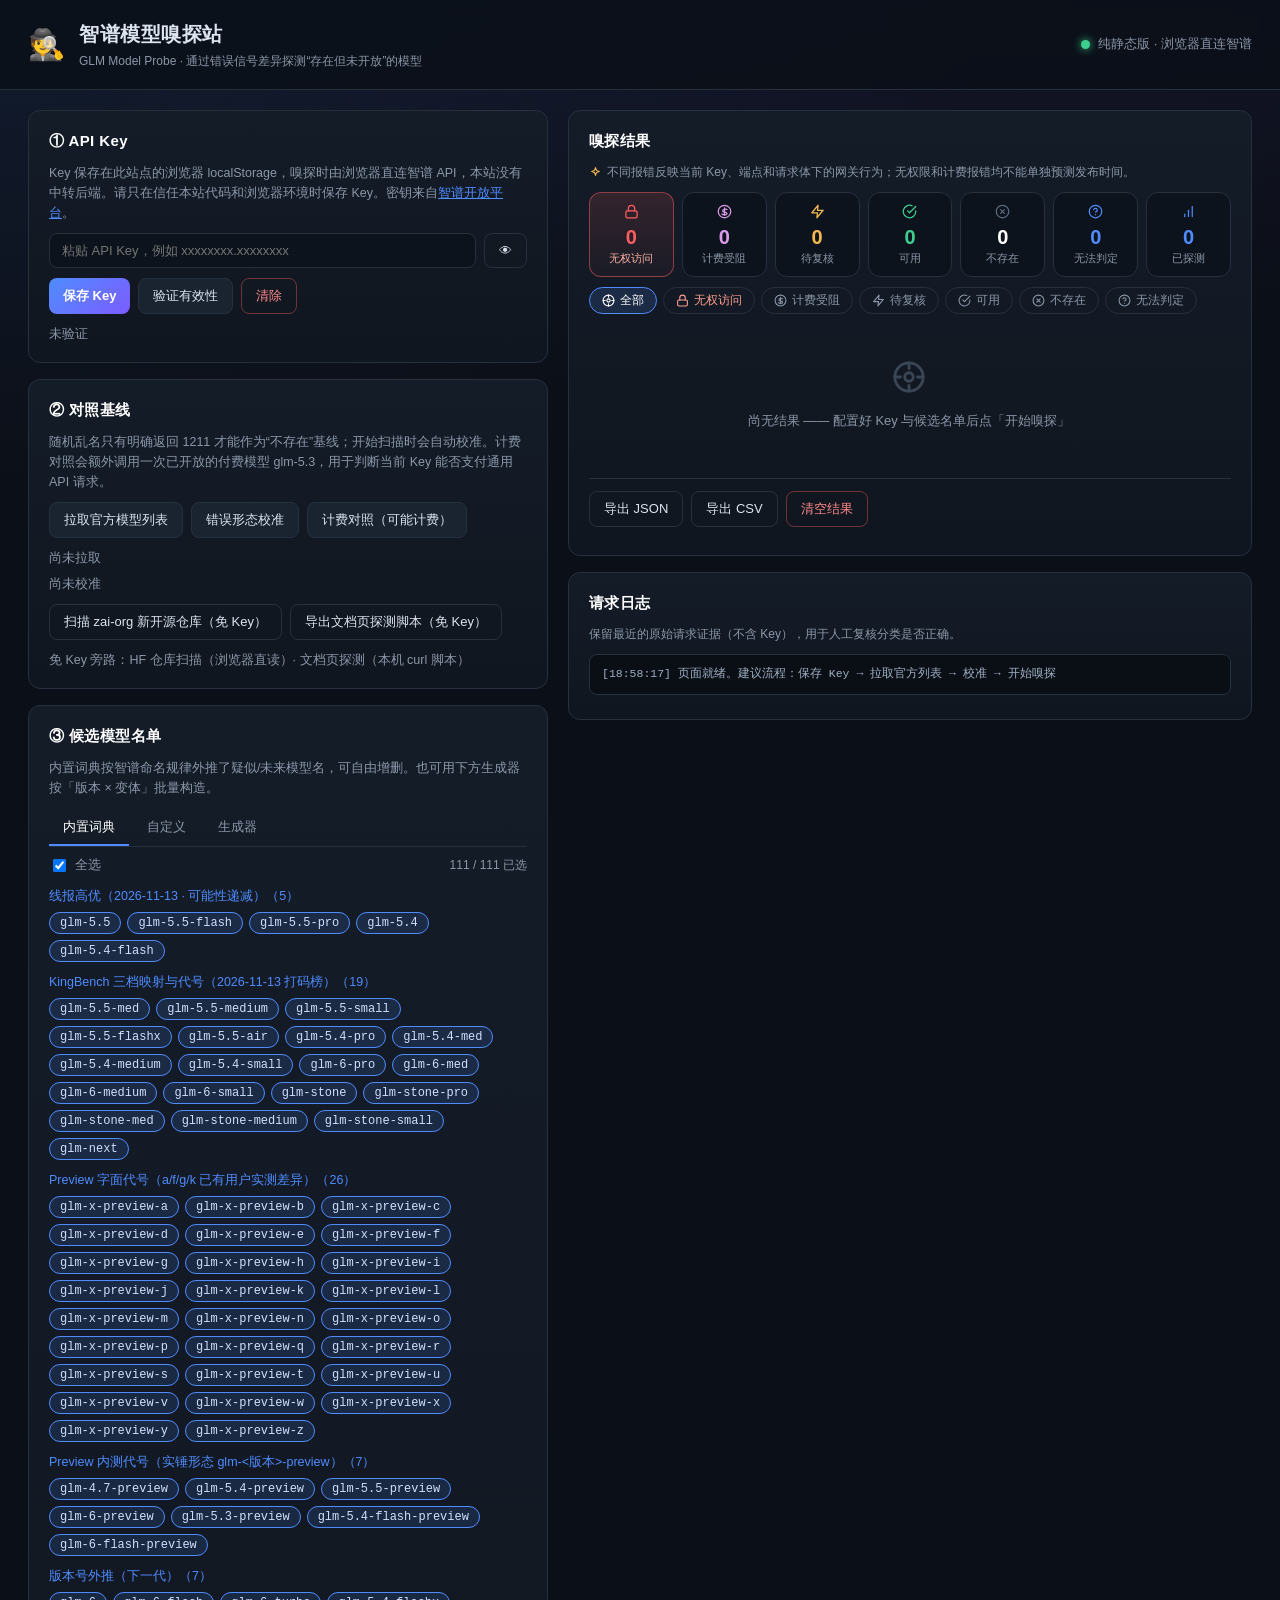
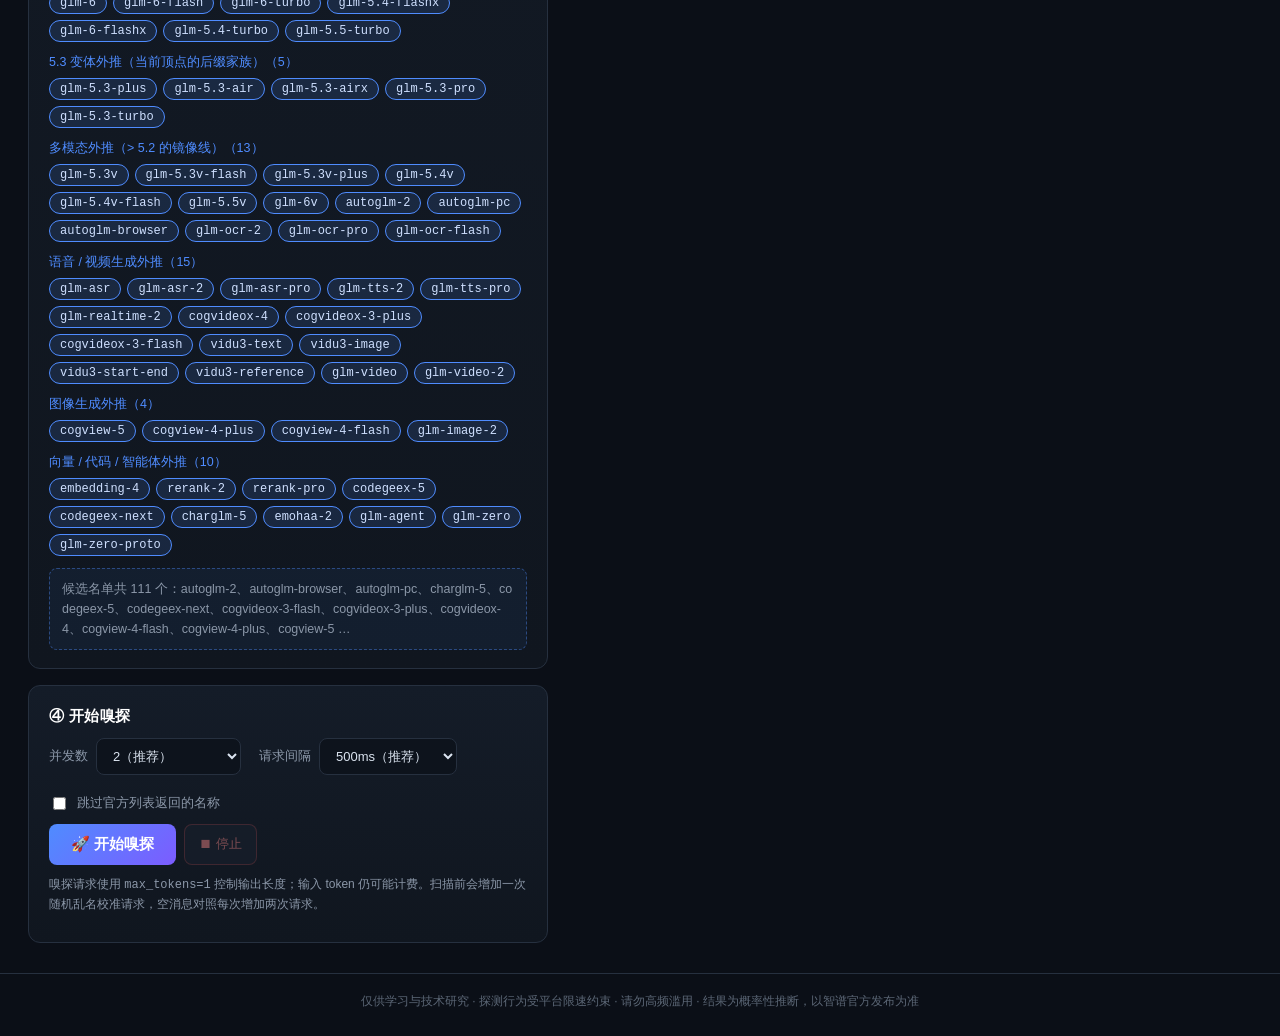
<file: index.html>
<!DOCTYPE html>
<html lang="zh-CN">
<head>
<meta charset="UTF-8" />
<meta name="viewport" content="width=device-width, initial-scale=1.0" />
<title>智谱模型嗅探站 · GLM Model Probe</title>
<link rel="stylesheet" href="style.css" />
<link rel="icon" href="data:image/svg+xml,<svg xmlns='http://www.w3.org/2000/svg' viewBox='0 0 100 100'><text y='.9em' font-size='90'>🕵️</text></svg>" />
</head>
<body>

<header class="topbar">
  <div class="brand">
    <span class="logo">🕵️</span>
    <div>
      <h1>智谱模型嗅探站</h1>
      <p class="sub">GLM Model Probe · 通过错误信号差异探测“存在但未开放”的模型</p>
    </div>
  </div>
  <div class="conn">
    <span id="connDot" class="dot"></span>
    <span id="connText">连接中…</span>
  </div>
</header>

<main class="layout">

  <!-- 左列：配置与控制 -->
  <section class="col-left">

    <!-- API Key -->
    <div class="card" id="cardKey">
      <h2>① API Key</h2>
      <p class="hint">Key 保存在此站点的浏览器 localStorage，嗅探时由浏览器直连智谱 API，本站没有中转后端。请只在信任本站代码和浏览器环境时保存 Key。密钥来自<a href="https://www.bigmodel.cn/apikey/platform" target="_blank" rel="noopener">智谱开放平台</a>。</p>
      <div class="key-row">
        <input id="apiKeyInput" type="password" placeholder="粘贴 API Key，例如 xxxxxxxx.xxxxxxxx" autocomplete="off" spellcheck="false" />
        <button id="toggleKeyBtn" class="btn ghost" title="显示/隐藏">👁</button>
      </div>
      <div class="row-btns">
        <button id="saveKeyBtn" class="btn primary">保存 Key</button>
        <button id="verifyKeyBtn" class="btn">验证有效性</button>
        <button id="clearKeyBtn" class="btn danger ghost">清除</button>
      </div>
      <div id="keyStatus" class="status-line" data-state="idle">未验证</div>
    </div>

    <!-- 对照基线 -->
    <div class="card" id="cardBaseline">
      <h2>② 对照基线</h2>
      <p class="hint">随机乱名只有明确返回 1211 才能作为“不存在”基线；开始扫描时会自动校准。计费对照会额外调用一次已开放的付费模型 glm-5.3，用于判断当前 Key 能否支付通用 API 请求。</p>
      <div class="row-btns">
        <button id="fetchModelsBtn" class="btn">拉取官方模型列表</button>
        <button id="calibrateBtn" class="btn">错误形态校准</button>
        <button id="billingBtn" class="btn">计费对照（可能计费）</button>
      </div>
      <div id="baselineStatus" class="status-line" data-state="idle">尚未拉取</div>
      <div id="billingStatus" class="status-line" data-state="idle">尚未校准</div>
      <div class="row-btns">
        <button id="hfWatchBtn" class="btn ghost">扫描 zai-org 新开源仓库（免 Key）</button>
        <button id="exportDocsProbeBtn" class="btn ghost">导出文档页探测脚本（免 Key）</button>
      </div>
      <div id="hfStatus" class="status-line" data-state="idle">免 Key 旁路：HF 仓库扫描（浏览器直读）· 文档页探测（本机 curl 脚本）</div>
      <div id="hfModelsBox" class="chips-box hidden">
        <div class="chips-title">HuggingFace zai-org 最近仓库（悬停看创建时间与可试 API 名，橙色 = 30 天内新增）</div>
        <div id="hfModelsChips" class="chips"></div>
      </div>
      <div id="openDiffBox" class="chips-box hidden">
        <div class="chips-title">⚠️ 官方列表新增、内置词典未收录（以拉取结果为准，建议更新 OPEN_MODELS_SEED）</div>
        <div id="openDiffChips" class="chips"></div>
      </div>
      <div id="openModelsBox" class="chips-box hidden">
        <div class="chips-title">官方列表返回的模型（<span id="openModelsCount">0</span>）</div>
        <div id="openModelsChips" class="chips"></div>
      </div>
      <div id="calibBox" class="calib-box hidden">
        <div class="chips-title">“不存在”基线形态（乱名实测）</div>
        <pre id="calibDetail" class="raw-pre"></pre>
      </div>
    </div>

    <!-- 候选名单 -->
    <div class="card" id="cardCandidates">
      <h2>③ 候选模型名单</h2>
      <p class="hint">内置词典按智谱命名规律外推了疑似/未来模型名，可自由增删。也可用下方生成器按「版本 × 变体」批量构造。</p>

      <div class="tabs">
        <button class="tab active" data-tab="builtin">内置词典</button>
        <button class="tab" data-tab="custom">自定义</button>
        <button class="tab" data-tab="gen">生成器</button>
      </div>

      <!-- 内置词典 -->
      <div class="tab-pane active" id="pane-builtin">
        <div class="dict-toolbar">
          <label class="chk"><input type="checkbox" id="selAllBuiltin" checked /> 全选</label>
          <span class="count" id="builtinCount">0 / 0 已选</span>
        </div>
        <div id="builtinGroups"></div>
      </div>

      <!-- 自定义 -->
      <div class="tab-pane" id="pane-custom">
        <p class="hint">每行一个模型名（会自动去重、转小写、去除非法字符）：</p>
        <textarea id="customInput" rows="6" placeholder="glm-5.4&#10;glm-5.5-air&#10;my-secret-model"></textarea>
        <div class="row-btns">
          <button id="applyCustomBtn" class="btn">并入候选名单</button>
          <button id="clearCustomBtn" class="btn ghost danger">清空自定义</button>
        </div>
      </div>

      <!-- 生成器 -->
      <div class="tab-pane" id="pane-gen">
        <p class="hint">基础版本名（逗号或空格分隔）：</p>
        <input id="genBase" type="text" value="glm-5.4, glm-5.5, glm-6" spellcheck="false" />
        <p class="hint">要尝试的变体后缀：</p>
        <div id="genSuffixes" class="chips selectable"></div>
        <div class="row-btns">
          <button id="genPreviewBtn" class="btn ghost">预览</button>
          <button id="genApplyBtn" class="btn">并入候选名单</button>
        </div>
        <div id="genPreview" class="gen-preview hidden"></div>
      </div>

      <div class="cand-summary" id="candSummary">候选名单为空</div>
    </div>

    <!-- 嗅探控制 -->
    <div class="card" id="cardRun">
      <h2>④ 开始嗅探</h2>
      <div class="run-settings">
        <label>并发数
          <select id="concurrency">
            <option value="1">1（最稳妥）</option>
            <option value="2" selected>2（推荐）</option>
            <option value="3">3</option>
            <option value="4">4（易触发限流）</option>
          </select>
        </label>
        <label>请求间隔
          <select id="intervalMs">
            <option value="200">200ms（快）</option>
            <option value="500" selected>500ms（推荐）</option>
            <option value="1000">1s（慢）</option>
            <option value="2000">2s（极慢）</option>
          </select>
        </label>
        <label class="chk"><input type="checkbox" id="skipOpen" /> 跳过官方列表返回的名称</label>
      </div>
      <div class="row-btns">
        <button id="startBtn" class="btn primary big">🚀 开始嗅探</button>
        <button id="stopBtn" class="btn danger" disabled>⏹ 停止</button>
      </div>
      <div class="progress-wrap hidden" id="progressWrap">
        <div class="progress"><div id="progressBar"></div></div>
        <div class="progress-text" id="progressText">0 / 0</div>
      </div>
      <p class="hint small">嗅探请求使用 <code>max_tokens=1</code> 控制输出长度；输入 token 仍可能计费。扫描前会增加一次随机乱名校准请求，空消息对照每次增加两次请求。</p>
    </div>

  </section>

  <!-- 右列：结果 -->
  <section class="col-right">

    <div class="card sticky">
      <h2>嗅探结果</h2>
      <p class="hint small key-hint"><span class="hint-ic" data-ic="sparkle"></span>不同报错反映当前 Key、端点和请求体下的网关行为；无权限和计费报错均不能单独预测发布时间。</p>
      <div class="stat-grid" id="statGrid">
        <div class="stat s-locked"><span class="stat-ic" data-ic="locked"></span><b id="statLocked">0</b><span class="lbl">无权访问</span></div>
        <div class="stat s-billing"><span class="stat-ic" data-ic="billing"></span><b id="statBilling">0</b><span class="lbl">计费受阻</span></div>
        <div class="stat s-likely"><span class="stat-ic" data-ic="likely"></span><b id="statLikely">0</b><span class="lbl">待复核</span></div>
        <div class="stat s-open"><span class="stat-ic" data-ic="open"></span><b id="statOpen">0</b><span class="lbl">可用</span></div>
        <div class="stat s-notfound"><span class="stat-ic" data-ic="notfound"></span><b id="statNotFound">0</b><span class="lbl">不存在</span></div>
        <div class="stat s-unknown"><span class="stat-ic" data-ic="unknown"></span><b id="statUnknown">0</b><span class="lbl">无法判定</span></div>
        <div class="stat s-total"><span class="stat-ic" data-ic="total"></span><b id="statTotal">0</b><span class="lbl">已探测</span></div>
      </div>

      <div class="filters" id="filters">
        <button class="filter active" data-f="all">全部</button>
        <button class="filter f-locked" data-f="locked">无权访问</button>
        <button class="filter" data-f="billing">计费受阻</button>
        <button class="filter f-likely" data-f="likely">待复核</button>
        <button class="filter f-open" data-f="open">可用</button>
        <button class="filter f-notfound" data-f="notfound">不存在</button>
        <button class="filter f-unknown" data-f="unknown">无法判定</button>
      </div>

      <div id="resultList" class="result-list"></div>

      <div class="row-btns export-row">
        <button id="exportJsonBtn" class="btn ghost">导出 JSON</button>
        <button id="exportCsvBtn" class="btn ghost">导出 CSV</button>
        <button id="clearResultsBtn" class="btn ghost danger">清空结果</button>
      </div>
    </div>

    <div class="card">
      <h2>请求日志</h2>
      <p class="hint small">保留最近的原始请求证据（不含 Key），用于人工复核分类是否正确。</p>
      <pre id="logBox" class="raw-pre log">等待操作…</pre>
    </div>

  </section>
</main>

<footer class="foot">
  仅供学习与技术研究 · 探测行为受平台限速约束 · 请勿高频滥用 · 结果为概率性推断，以智谱官方发布为准
</footer>

<script src="candidates.js"></script>
<script src="probe-logic.js"></script>
<script src="app.js"></script>
</body>
</html>
</file>
<file: style.css>
/* 智谱模型嗅探站 —— 深色科技风 */
:root {
  --bg: #0b0f17;
  --bg2: #10161f;
  --card: #141c28;
  --card2: #1a2330;
  --line: #26303f;
  --text: #dbe4f0;
  --dim: #8b97a8;
  --accent: #4f8cff;
  --accent2: #7c5cff;
  --ok: #3ecf8e;
  --warn: #f5b950;
  --fire: #ff5d5d;
  --fire-glow: rgba(255, 93, 93, 0.35);
  --radius: 12px;
}
* { box-sizing: border-box; }
html, body { margin: 0; padding: 0; }
body {
  background: radial-gradient(1200px 600px at 80% -10%, rgba(124, 92, 255, 0.12), transparent),
              radial-gradient(1000px 500px at 0% 0%, rgba(79, 140, 255, 0.10), transparent),
              var(--bg);
  color: var(--text);
  font-family: "PingFang SC", "Microsoft YaHei", "Helvetica Neue", Arial, sans-serif;
  font-size: 14px;
  line-height: 1.6;
}
a { color: var(--accent); }

/* ---------- 顶栏 ---------- */
.topbar {
  display: flex; justify-content: space-between; align-items: center;
  padding: 18px 28px;
  border-bottom: 1px solid var(--line);
  background: rgba(11, 15, 23, 0.8);
  backdrop-filter: blur(8px);
  position: sticky; top: 0; z-index: 10;
}
.brand { display: flex; align-items: center; gap: 14px; }
.logo { font-size: 30px; }
.brand h1 { margin: 0; font-size: 20px; letter-spacing: 0.5px; }
.brand .sub { margin: 2px 0 0; color: var(--dim); font-size: 12px; }
.conn { display: flex; align-items: center; gap: 8px; color: var(--dim); font-size: 13px; }
.dot { width: 9px; height: 9px; border-radius: 50%; background: var(--warn); display: inline-block; }
.dot.ok { background: var(--ok); box-shadow: 0 0 8px var(--ok); }
.dot.err { background: var(--fire); box-shadow: 0 0 8px var(--fire); }

/* ---------- 布局 ---------- */
.layout {
  display: grid; grid-template-columns: minmax(380px, 520px) 1fr;
  gap: 20px; padding: 20px 28px; max-width: 1400px; margin: 0 auto;
  align-items: start;
}
@media (max-width: 980px) { .layout { grid-template-columns: 1fr; } }
.col-left, .col-right { display: flex; flex-direction: column; gap: 16px; min-width: 0; }
.sticky { position: sticky; top: 76px; }

/* ---------- 卡片 ---------- */
.card {
  background: linear-gradient(180deg, var(--card), var(--bg2));
  border: 1px solid var(--line);
  border-radius: var(--radius);
  padding: 18px 20px;
}
.card h2 { margin: 0 0 10px; font-size: 15px; color: #fff; letter-spacing: 0.4px; }
.hint { color: var(--dim); font-size: 12.5px; margin: 4px 0 10px; }
.hint.small { font-size: 12px; }
.hint b { color: var(--text); }

/* ---------- 控件 ---------- */
input[type="text"], input[type="password"], textarea, select {
  width: 100%;
  background: #0d131c;
  border: 1px solid var(--line);
  border-radius: 8px;
  color: var(--text);
  padding: 9px 12px;
  font-size: 13px;
  font-family: inherit;
  outline: none;
  transition: border-color 0.15s;
}
input:focus, textarea:focus { border-color: var(--accent); }
textarea { resize: vertical; font-family: ui-monospace, Menlo, monospace; }
select { width: auto; }
label { color: var(--dim); font-size: 13px; }

.btn {
  background: var(--card2);
  color: var(--text);
  border: 1px solid var(--line);
  border-radius: 8px;
  padding: 8px 14px;
  font-size: 13px;
  cursor: pointer;
  transition: all 0.15s;
  font-family: inherit;
}
.btn:hover:not(:disabled) { border-color: var(--accent); filter: brightness(1.15); }
.btn:disabled { opacity: 0.45; cursor: not-allowed; }
.btn.primary {
  background: linear-gradient(135deg, var(--accent), var(--accent2));
  border: none; color: #fff; font-weight: 600;
}
.btn.primary:hover:not(:disabled) { filter: brightness(1.1); }
.btn.danger { color: #ff8a8a; border-color: rgba(255, 93, 93, 0.4); }
.btn.ghost { background: transparent; }
.btn.big { padding: 11px 22px; font-size: 15px; }
.row-btns { display: flex; gap: 8px; margin: 10px 0; flex-wrap: wrap; }
.key-row { display: flex; gap: 8px; margin: 8px 0 4px; }
.key-row input { flex: 1; }

.status-line { margin-top: 6px; font-size: 12.5px; color: var(--dim); }
.status-line[data-state="ok"] { color: var(--ok); }
.status-line[data-state="err"] { color: var(--fire); }
.status-line[data-state="warn"] { color: var(--warn); }
.status-line[data-state="busy"] { color: var(--accent); }

/* ---------- chips ---------- */
.chips { display: flex; flex-wrap: wrap; gap: 6px; margin: 6px 0; }
.chip {
  background: #0d131c; border: 1px solid var(--line); color: var(--dim);
  border-radius: 999px; padding: 3px 10px; font-size: 12px;
  cursor: pointer; transition: all 0.12s; font-family: ui-monospace, Menlo, monospace;
}
.chip:hover { border-color: var(--accent); color: var(--text); }
.chip.on { background: rgba(79, 140, 255, 0.14); border-color: var(--accent); color: #cfe0ff; }
.chip.static { cursor: default; background: rgba(62, 207, 142, 0.10); border-color: rgba(62, 207, 142, 0.4); color: #b9ecd6; }
/* 醒目 chip：官方列表新增 / HF 30 天内新仓库等需要人工关注的名字 */
.chip.fresh { background: rgba(245, 185, 80, 0.13); border-color: rgba(245, 185, 80, 0.55); color: #ffd9a0; }
.chips-box { margin-top: 10px; max-height: 180px; overflow: auto; }
.chips-title { font-size: 12.5px; color: var(--text); font-weight: 600; margin: 8px 0 4px; }

.dict-toolbar { display: flex; justify-content: space-between; align-items: center; margin-bottom: 4px; }
.chk { display: flex; align-items: center; gap: 6px; cursor: pointer; }
.count { font-size: 12px; color: var(--dim); }
.group { margin: 10px 0; }
.group-title { font-size: 12.5px; color: var(--accent); margin-bottom: 4px; }

/* ---------- tabs ---------- */
.tabs { display: flex; gap: 4px; margin: 12px 0 8px; border-bottom: 1px solid var(--line); }
.tab {
  background: none; border: none; color: var(--dim); padding: 8px 14px;
  cursor: pointer; font-size: 13px; border-bottom: 2px solid transparent; font-family: inherit;
}
.tab.active { color: #fff; border-bottom-color: var(--accent); }
.tab-pane { display: none; }
.tab-pane.active { display: block; }

/* ---------- 生成器 ---------- */
#genBase { margin: 4px 0 8px; }
.gen-preview {
  margin-top: 8px; padding: 10px; background: #0d131c; border: 1px solid var(--line);
  border-radius: 8px; font-size: 12px; color: var(--dim);
  font-family: ui-monospace, Menlo, monospace; white-space: pre-wrap; max-height: 140px; overflow: auto;
}
.cand-summary {
  margin-top: 12px; padding: 10px 12px; background: rgba(79, 140, 255, 0.07);
  border: 1px dashed rgba(79, 140, 255, 0.4); border-radius: 8px;
  font-size: 12.5px; color: var(--dim); word-break: break-all;
}

/* ---------- 运行控制 ---------- */
.run-settings { display: flex; gap: 18px; flex-wrap: wrap; align-items: center; margin: 8px 0; }
.run-settings label { display: flex; align-items: center; gap: 8px; }
.progress-wrap { margin: 10px 0 4px; }
.progress { height: 8px; background: #0d131c; border-radius: 999px; overflow: hidden; }
#progressBar { height: 100%; width: 0; background: linear-gradient(90deg, var(--accent), var(--accent2)); transition: width 0.25s; }
.progress-text { text-align: right; font-size: 12px; color: var(--dim); margin-top: 4px; }

/* ---------- 统计卡 ---------- */
.stat-grid { display: grid; grid-template-columns: repeat(7, 1fr); gap: 8px; margin: 10px 0; }
@media (max-width: 700px) { .stat-grid { grid-template-columns: repeat(3, 1fr); } }
.stat {
  position: relative; overflow: hidden;
  background: #0d131c; border: 1px solid var(--line); border-radius: 12px;
  padding: 10px 4px 9px; text-align: center;
}
.stat-ic { display: inline-flex; color: #5b6b7e; margin-bottom: 3px; }
.stat-ic svg { width: 15px; height: 15px; }
.stat b { display: block; font-size: 20px; color: #fff; line-height: 1.15; }
.stat .lbl { display: block; font-size: 11px; color: var(--dim); white-space: nowrap; margin-top: 1px; }
.s-locked {
  border-color: rgba(255, 93, 93, 0.5);
  background: linear-gradient(180deg, rgba(255, 93, 93, 0.14), rgba(255, 93, 93, 0.03));
}
.s-locked .stat-ic, .s-locked b { color: var(--fire); }
.s-locked .lbl { color: #ffb3a7; }
.s-likely .stat-ic, .s-likely b { color: var(--warn); }
.s-billing .stat-ic, .s-billing b { color: #db9bea; }
.s-open .stat-ic, .s-open b { color: var(--ok); }
.s-unknown .stat-ic, .s-unknown b { color: var(--accent); }
.s-total .stat-ic, .s-total b { color: var(--accent); }

/* ---------- 过滤器 ---------- */
.filters { display: flex; gap: 6px; flex-wrap: wrap; margin: 8px 0 12px; }
.filter {
  background: transparent; border: 1px solid var(--line); color: var(--dim);
  border-radius: 999px; padding: 4px 12px; font-size: 12px; cursor: pointer; font-family: inherit;
  display: inline-flex; align-items: center; gap: 5px;
}
.filter .fic { display: inline-flex; }
.filter .fic svg { width: 13px; height: 13px; }
.filter.active { border-color: var(--accent); color: #fff; background: rgba(79, 140, 255, 0.15); }
.filter.f-locked { color: #ff9d8f; }
.filter.f-locked.active { border-color: var(--fire); color: #fff; background: var(--fire-glow); }

/* 结果区价值提示行 */
.key-hint { display: flex; align-items: center; gap: 5px; margin: 2px 0 4px; }
.hint-ic { display: inline-flex; color: var(--warn); flex: none; }
.hint-ic svg { width: 13px; height: 13px; }

/* ---------- 结果列表 ---------- */
.result-list { max-height: 460px; overflow: auto; display: flex; flex-direction: column; gap: 8px; padding-right: 2px; }
.empty {
  color: var(--dim); text-align: center; padding: 34px 10px; font-size: 13px;
  display: flex; flex-direction: column; align-items: center; gap: 10px;
}
.empty .empty-ic { color: #3a4656; }
.empty .empty-ic svg { width: 34px; height: 34px; }

.result {
  display: grid; grid-template-columns: 38px 1fr; gap: 12px; align-items: flex-start;
  border: 1px solid var(--line); border-radius: 12px; padding: 12px 14px;
  background: #0d131c; animation: fadeIn 0.25s ease;
}
@keyframes fadeIn { from { opacity: 0; transform: translateY(4px); } to { opacity: 1; } }

/* 图标块 */
.r-tile {
  width: 38px; height: 38px; border-radius: 10px; flex: none;
  display: flex; align-items: center; justify-content: center;
  background: #1a2330; color: var(--dim);
}
.r-tile svg { width: 19px; height: 19px; }
.r-open .r-tile { background: rgba(62, 207, 142, 0.12); color: var(--ok); }
.r-locked .r-tile {
  background: linear-gradient(135deg, #ff5d5d, #f5b950); color: #fff;
  box-shadow: 0 2px 12px rgba(255, 93, 93, 0.35);
}
.r-likely .r-tile { background: rgba(245, 185, 80, 0.12); color: var(--warn); }
.r-billing .r-tile { background: rgba(219, 155, 234, 0.12); color: #db9bea; }
.r-notfound .r-tile { background: #161c26; color: #6b7686; }
.r-unknown .r-tile { background: rgba(79, 140, 255, 0.10); color: var(--accent); }

/* 明确的访问拒绝响应 */
.result.r-locked {
  border: 1px solid transparent;
  background:
    linear-gradient(180deg, #1a1216, #130e13) padding-box,
    linear-gradient(135deg, rgba(255, 93, 93, 0.85), rgba(245, 185, 80, 0.55)) border-box;
  box-shadow: 0 0 20px rgba(255, 93, 93, 0.20);
}
.result.r-likely { border-color: rgba(245, 185, 80, 0.4); }
.result.r-billing { border-color: rgba(219, 155, 234, 0.4); }
.r-change, .r-proof { margin-top: 5px; color: var(--warn); font-size: 12px; }
.r-proof { color: var(--dim); }
.probe-detail { margin-top: 8px; padding: 4px 9px; font-size: 11px; }

.r-body { min-width: 0; }
.r-head { display: flex; align-items: center; gap: 8px; flex-wrap: wrap; }
.r-name { font-family: ui-monospace, Menlo, monospace; font-size: 14px; color: #fff; font-weight: 600; }

.badge {
  font-size: 11px; border-radius: 999px; padding: 2px 10px;
  border: 1px solid var(--line); color: var(--dim); font-weight: 500;
}
.b-open { color: var(--ok); border-color: rgba(62, 207, 142, 0.45); background: rgba(62, 207, 142, 0.08); }
.b-locked { color: #ffd9d0; border-color: rgba(255, 93, 93, 0.6); background: rgba(255, 93, 93, 0.16); }
.b-billing { color: #db9bea; border-color: rgba(219, 155, 234, 0.45); background: rgba(219, 155, 234, 0.08); }
.b-likely { color: var(--warn); border-color: rgba(245, 185, 80, 0.45); background: rgba(245, 185, 80, 0.08); }
.b-notfound { color: #6b7686; }
.b-unknown { color: var(--accent); border-color: rgba(79, 140, 255, 0.4); }

/* 证据 chips 与消息行 */
.r-chips { display: flex; gap: 6px; flex-wrap: wrap; margin-top: 7px; }
.pchip {
  font-family: ui-monospace, Menlo, monospace; font-size: 10.5px; color: #93a3b8;
  background: #0a0f16; border: 1px solid var(--line); padding: 1px 8px; border-radius: 6px;
}
.r-msg { margin-top: 6px; font-size: 12px; color: #8b97a8; word-break: break-all; }
.r-locked .r-msg { color: #d9a29a; }
.export-row { margin-top: 12px; border-top: 1px solid var(--line); padding-top: 12px; }

/* ---------- 日志 / 校准 ---------- */
.raw-pre {
  background: #0a0e15; border: 1px solid var(--line); border-radius: 8px;
  padding: 10px 12px; font-size: 11.5px; color: #9fb0c5;
  font-family: ui-monospace, Menlo, Menlo, monospace;
  white-space: pre-wrap; word-break: break-all; max-height: 220px; overflow: auto; margin: 6px 0;
}
.raw-pre.log { max-height: 260px; }
.calib-box { margin-top: 10px; }
.hidden { display: none !important; }

/* ---------- 页脚 ---------- */
.foot {
  text-align: center; color: #5b6675; font-size: 12px;
  padding: 18px 20px 26px; border-top: 1px solid var(--line); margin-top: 10px;
}

/* 滚动条 */
::-webkit-scrollbar { width: 9px; height: 9px; }
::-webkit-scrollbar-thumb { background: #2a3442; border-radius: 8px; }
::-webkit-scrollbar-track { background: transparent; }
</file>
